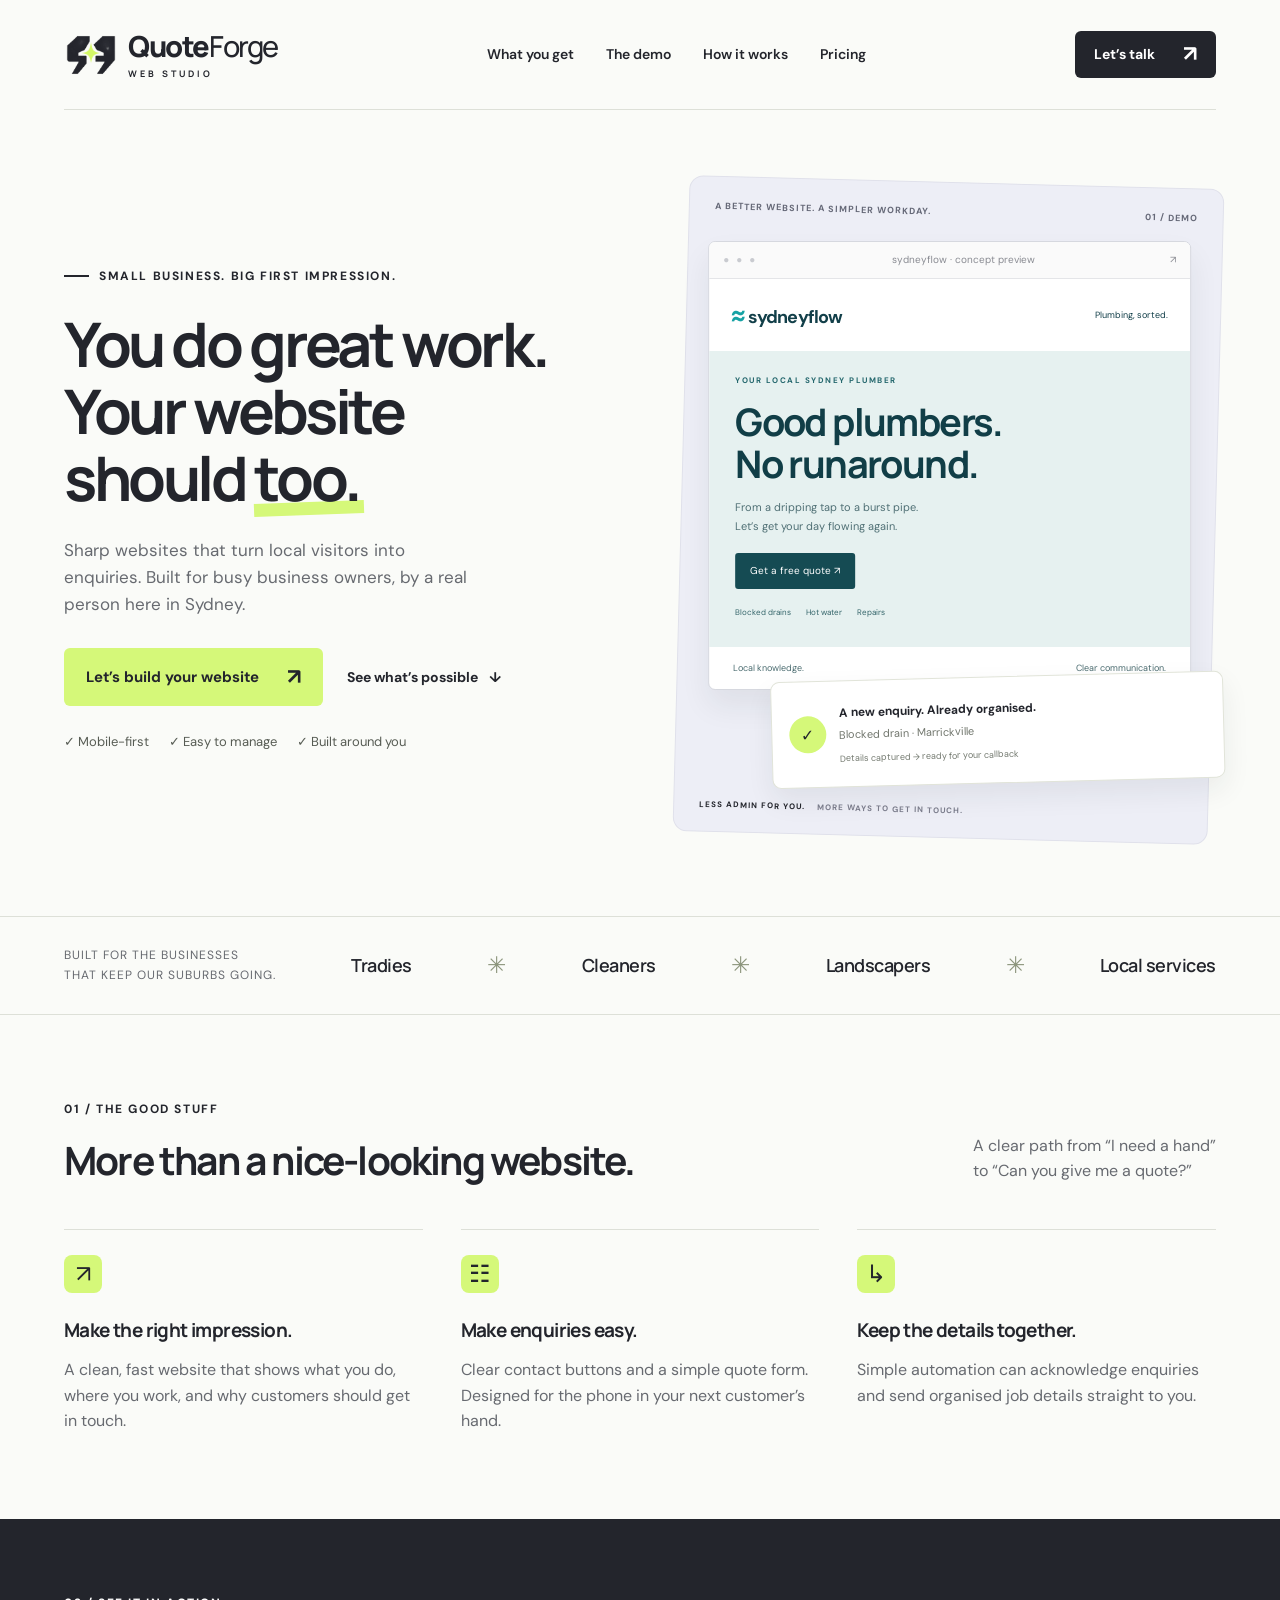
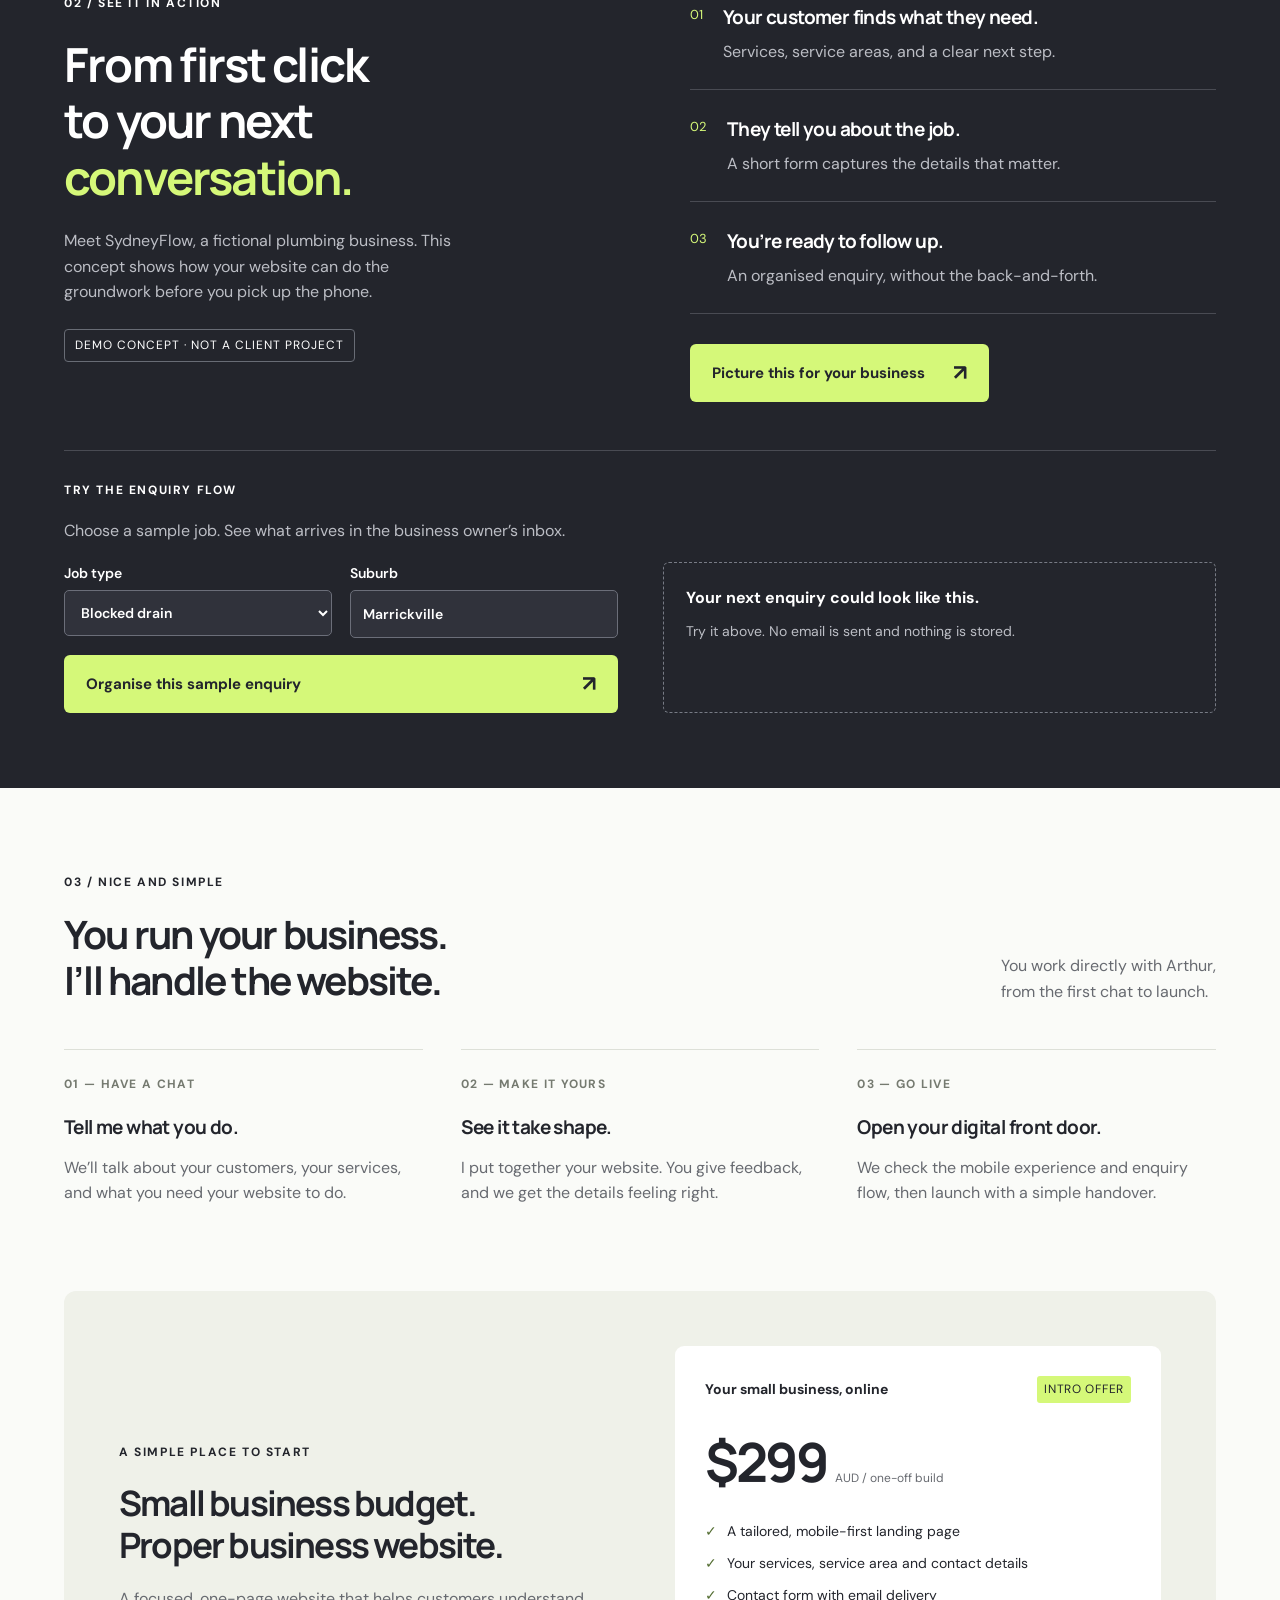
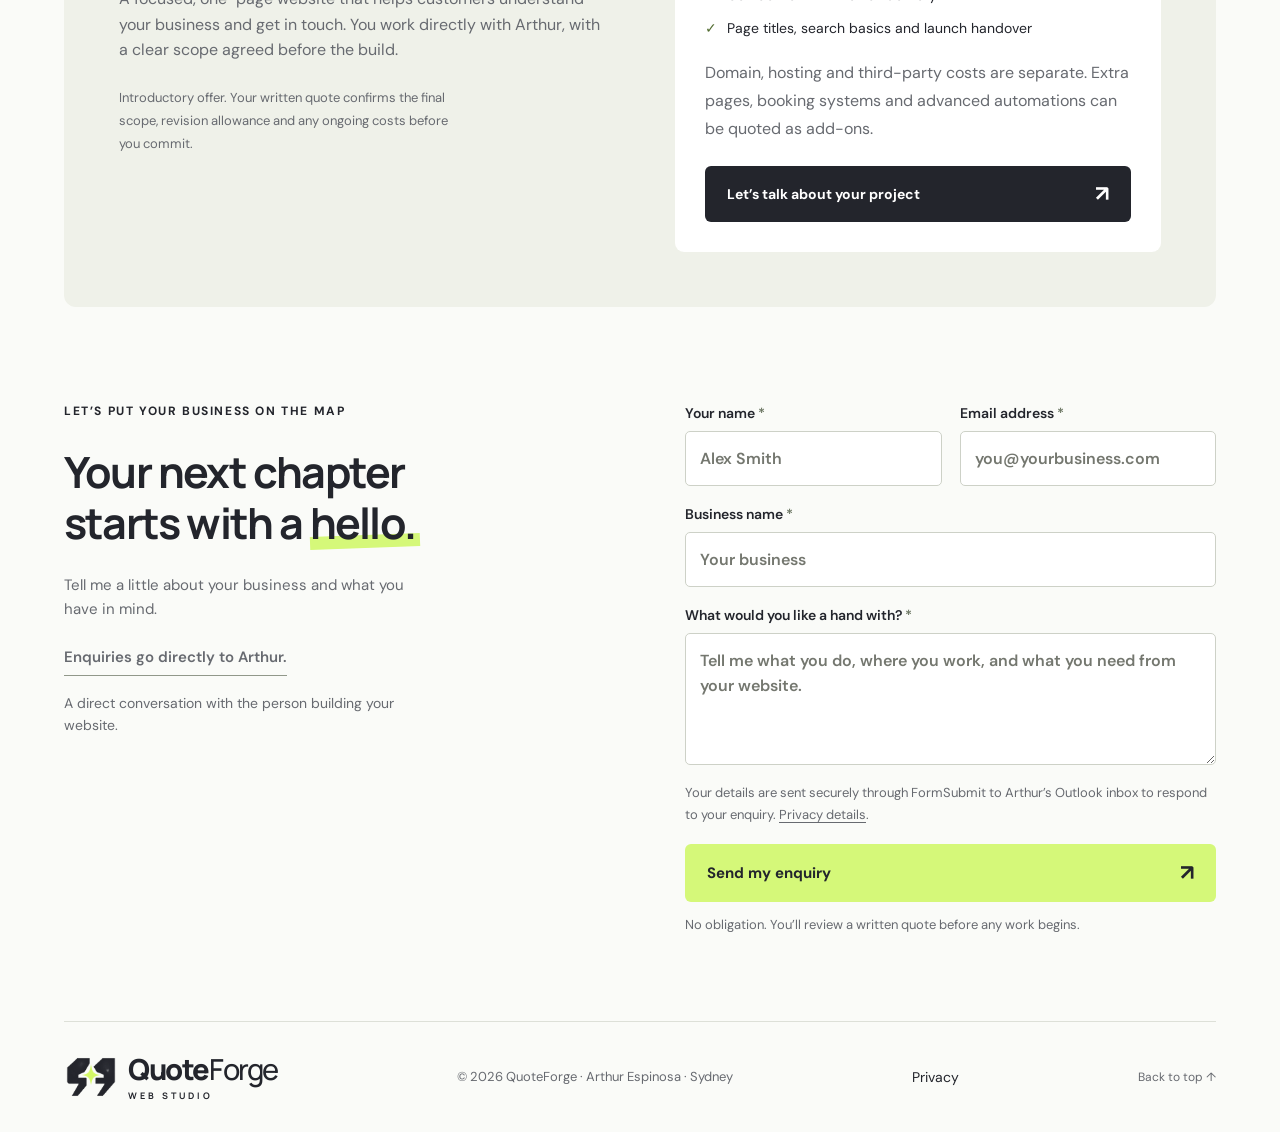
<file: index.html>
<!doctype html>
<html lang="en-AU"><head><meta charset="UTF-8"><meta name="viewport" content="width=device-width, initial-scale=1"><title>QuoteForge — Good business deserves a great website.</title><link rel="canonical" href="https://arthurespinosajr.github.io/quoteforge/"><meta name="theme-color" content="#23252c"><meta property="og:title" content="QuoteForge — Websites for small businesses"><meta property="og:description" content="Professional websites for Sydney tradies and local businesses. Work directly with Arthur. Introductory website builds from AUD $299."><meta property="og:type" content="website"><meta property="og:url" content="https://arthurespinosajr.github.io/quoteforge/"><meta name="description" content="Websites and simple enquiry systems for Sydney tradies and small local businesses. A freelance studio by Arthur."><link rel="icon" type="image/png" href="quoteforge-mark.png"><link rel="stylesheet" href="style.css"></head>
<body><a href="#main" class="skip-link">Skip to content</a><header class="nav wrap"><a href="#" class="logo" aria-label="QuoteForge home"><span class="mark" aria-hidden="true"><img src="quoteforge-mark.png" width="54" height="54" alt="" fetchpriority="high"></span><span class="brand-word"><b>Quote<i>Forge</i></b><span>WEB STUDIO</span></span></a><button class="menu-toggle" type="button" aria-label="Open navigation" aria-expanded="false" aria-controls="main-nav">Menu <span aria-hidden="true">☰</span></button><nav id="main-nav" aria-label="Main navigation"><a href="#offer">What you get</a><a href="#work">The demo</a><a href="#process">How it works</a><a href="#pricing">Pricing</a></nav><a class="button small dark" href="#contact">Let’s talk <span>↗</span></a></header>
<main id="main"><section class="hero wrap"><div class="hero-copy"><div class="eyebrow"><span class="line"></span> SMALL BUSINESS. BIG FIRST IMPRESSION.</div><h1>You do great work.<br>Your website<br>should <em>too.</em></h1><p>Sharp websites that turn local visitors into enquiries. Built for busy business owners, by a real person here in Sydney.</p><div class="hero-actions"><a href="#contact" class="button lime">Let’s build your website <span>↗</span></a><a href="#work" class="text-link">See what’s possible <span>↓</span></a></div><div class="hero-note"><span>✓ Mobile-first</span><span>✓ Easy to manage</span><span>✓ Built around you</span></div></div>
<div class="showcase" aria-label="Illustrative website and enquiry system"><div class="showcase-label"><span>A BETTER WEBSITE. A SIMPLER WORKDAY.</span><span>01 / DEMO</span></div><div class="browser"><div class="browser-bar"><span class="lights">● ● ●</span><span>sydneyflow · concept preview</span><span>↗</span></div><div class="demo-nav"><b><span class="water">≈</span> sydneyflow</b><span>Plumbing, sorted.</span></div><div class="demo-content"><div class="demo-tag">YOUR LOCAL SYDNEY PLUMBER</div><h2>Good plumbers.<br>No runaround.</h2><p>From a dripping tap to a burst pipe.<br>Let’s get your day flowing again.</p><a href="#work" class="demo-button">Get a free quote ↗</a><div class="demo-services"><span>Blocked drains</span><span>Hot water</span><span>Repairs</span></div></div><div class="demo-bottom"><span>Local knowledge.</span><span>Clear communication.</span></div></div><div class="lead-card"><div class="check-icon">✓</div><div><b>A new enquiry. Already organised.</b><p>Blocked drain · Marrickville</p><span>Details captured → ready for your callback</span></div></div><div class="showcase-footer">LESS ADMIN FOR YOU. <span>MORE WAYS TO GET IN TOUCH.</span></div></div></section>
<div class="audience"><div class="wrap"><span>BUILT FOR THE BUSINESSES<br>THAT KEEP OUR SUBURBS GOING.</span><div>Tradies</div><i>✳</i><div>Cleaners</div><i>✳</i><div>Landscapers</div><i>✳</i><div>Local services</div></div></div>
<section id="offer" class="section wrap"><div class="section-top"><div><div class="eyebrow">01 / THE GOOD STUFF</div><h2>More than a nice-looking website.</h2></div><p>A clear path from “I need a hand”<br>to “Can you give me a quote?”</p></div><div class="benefits"><article><span class="feature-icon">↗</span><h3>Make the right impression.</h3><p>A clean, fast website that shows what you do, where you work, and why customers should get in touch.</p></article><article><span class="feature-icon">☷</span><h3>Make enquiries easy.</h3><p>Clear contact buttons and a simple quote form. Designed for the phone in your next customer’s hand.</p></article><article><span class="feature-icon">↳</span><h3>Keep the details together.</h3><p>Simple automation can acknowledge enquiries and send organised job details straight to you.</p></article></div></section>
<section id="work" class="work-section"><div class="wrap work-grid"><div><div class="eyebrow">02 / SEE IT IN ACTION</div><h2>From first click<br>to your next<br><em>conversation.</em></h2><p>Meet SydneyFlow, a fictional plumbing business. This concept shows how your website can do the groundwork before you pick up the phone.</p><span class="pill">DEMO CONCEPT · NOT A CLIENT PROJECT</span></div><div class="journey"><div><span class="step-number">01</span><div><h3>Your customer finds what they need.</h3><p>Services, service areas, and a clear next step.</p></div></div><div><span class="step-number">02</span><div><h3>They tell you about the job.</h3><p>A short form captures the details that matter.</p></div></div><div><span class="step-number">03</span><div><h3>You’re ready to follow up.</h3><p>An organised enquiry, without the back-and-forth.</p></div></div><a class="button lime" href="#contact">Picture this for your business <span>↗</span></a></div></div></section>
<section id="process" class="section wrap"><div class="section-top"><div><div class="eyebrow">03 / NICE AND SIMPLE</div><h2>You run your business.<br>I’ll handle the website.</h2></div><p>You work directly with Arthur,<br>from the first chat to launch.</p></div><div class="process"><article><span>01 — HAVE A CHAT</span><h3>Tell me what you do.</h3><p>We’ll talk about your customers, your services, and what you need your website to do.</p></article><article><span>02 — MAKE IT YOURS</span><h3>See it take shape.</h3><p>I put together your website. You give feedback, and we get the details feeling right.</p></article><article><span>03 — GO LIVE</span><h3>Open your digital front door.</h3><p>We check the mobile experience and enquiry flow, then launch with a simple handover.</p></article></div></section>
<section class="wrap pricing" id="pricing"><div><div class="eyebrow">A SIMPLE PLACE TO START</div><h2>Small business budget.<br>Proper business website.</h2><p>A focused, one-page website that helps customers understand your business and get in touch. You work directly with Arthur, with a clear scope agreed before the build.</p><p class="price-note">Introductory offer. Your written quote confirms the final scope, revision allowance and any ongoing costs before you commit.</p></div><div class="price-card"><div class="price-top"><b>Your small business, online</b><span>INTRO OFFER</span></div><div class="price">$299 <span>AUD / one-off build</span></div><ul><li>A tailored, mobile-first landing page</li><li>Your services, service area and contact details</li><li>Contact form with email delivery</li><li>Page titles, search basics and launch handover</li></ul><p>Domain, hosting and third-party costs are separate. Extra pages, booking systems and advanced automations can be quoted as add-ons.</p><a href="#contact" class="button dark">Let’s talk about your project <span>↗</span></a></div></section>
<section id="contact" class="section wrap contact"><div><div class="eyebrow">LET’S PUT YOUR BUSINESS ON THE MAP</div><h2>Your next chapter<br>starts with a <em>hello.</em></h2><p>Tell me a little about your business and what you have in mind.</p><p class="contact-email">Enquiries go directly to Arthur.</p><p class="contact-small">A direct conversation with the person building your website.</p></div><form id="enquiry" action="https://formsubmit.co/bc0cf21b7b06923413ce9dccccace8c5" method="POST">
<input type="hidden" name="_subject" value="New QuoteForge website enquiry"><input type="hidden" name="_template" value="table"><input type="hidden" name="_captcha" value="true"><input type="hidden" name="_url" value="https://arthurespinosajr.github.io/quoteforge/"><input type="hidden" name="_next" value="https://arthurespinosajr.github.io/quoteforge/thank-you.html"><input type="hidden" name="_autoresponse" value="Thanks for getting in touch with QuoteForge. Arthur has received your website enquiry and will reply to discuss your project. This is an automatic acknowledgement."><div class="honeypot" aria-hidden="true"><label>Leave this field empty<input type="text" name="_honey" tabindex="-1" autocomplete="off"></label></div>
<div class="form-row"><label>Your name <span class="required">*</span><input required name="name" autocomplete="name" maxlength="100" placeholder="Alex Smith"></label><label>Email address <span class="required">*</span><input required type="email" name="email" autocomplete="email" maxlength="254" placeholder="you@yourbusiness.com"></label></div>
<label>Business name <span class="required">*</span><input required name="business" autocomplete="organization" maxlength="160" placeholder="Your business"></label>
<label>What would you like a hand with? <span class="required">*</span><textarea required name="message" rows="4" minlength="10" maxlength="4000" placeholder="Tell me what you do, where you work, and what you need from your website."></textarea></label>
<p class="form-privacy">Your details are sent securely through FormSubmit to Arthur’s Outlook inbox to respond to your enquiry. <a href="./privacy.html">Privacy details</a>.</p><button type="submit" class="button lime">Send my enquiry <span aria-hidden="true">↗</span></button><p id="form-status">No obligation. You’ll review a written quote before any work begins.</p><noscript><p>This form works without JavaScript.</p></noscript></form></section></main>
<footer class="wrap"><a href="#" class="logo" aria-label="QuoteForge home"><span class="mark" aria-hidden="true"><img src="quoteforge-mark.png" width="54" height="54" alt="" loading="lazy"></span><span class="brand-word"><b>Quote<i>Forge</i></b><span>WEB STUDIO</span></span></a><span>© 2026 QuoteForge · Arthur Espinosa · Sydney</span><a href="./privacy.html">Privacy</a><a href="#">Back to top ↑</a></footer><script src="script.js"></script></body></html>
</file>
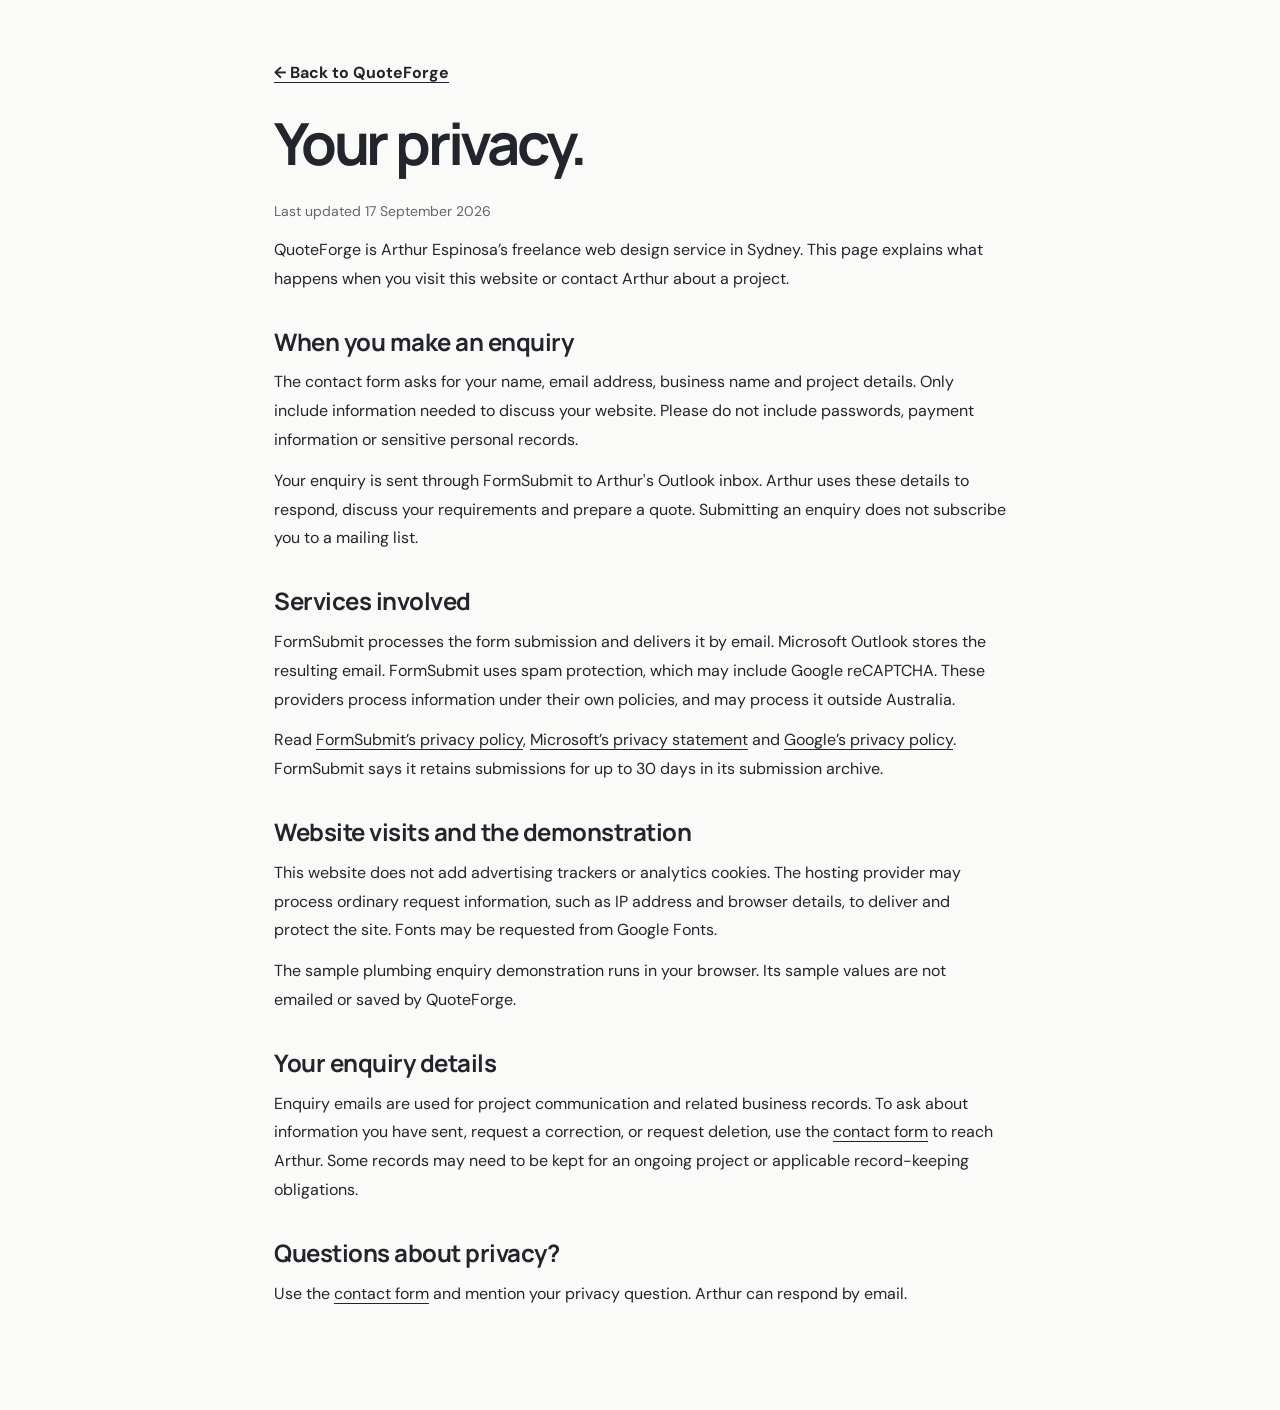
<file: privacy.html>
<!doctype html>
<html lang="en-AU">
<head>
  <meta charset="utf-8"><meta name="viewport" content="width=device-width,initial-scale=1">
  <title>Privacy — QuoteForge</title>
  <meta name="description" content="How QuoteForge handles website enquiries and contact information.">
  <link rel="stylesheet" href="./style.css">
  <style>.privacy-page{max-width:780px;margin:0 auto;padding:60px 24px 90px}.privacy-page h1{font-size:clamp(36px,7vw,58px);margin:25px 0}.privacy-page h2{font-size:24px;letter-spacing:-.5px;margin:34px 0 12px}.privacy-page p{margin:12px 0;line-height:1.8}.privacy-page a{text-decoration:underline;text-underline-offset:4px;overflow-wrap:anywhere}.privacy-page .back{font-weight:700}.privacy-page .updated{color:#63666d;font-size:14px}</style>
</head>
<body><main class="privacy-page">
<a class="back" href="./">← Back to QuoteForge</a>
<h1>Your privacy.</h1>
<p class="updated">Last updated 17 September 2026</p>
<p>QuoteForge is Arthur Espinosa’s freelance web design service in Sydney. This page explains what happens when you visit this website or contact Arthur about a project.</p>
<h2>When you make an enquiry</h2>
<p>The contact form asks for your name, email address, business name and project details. Only include information needed to discuss your website. Please do not include passwords, payment information or sensitive personal records.</p>
<p>Your enquiry is sent through FormSubmit to Arthur's Outlook inbox. Arthur uses these details to respond, discuss your requirements and prepare a quote. Submitting an enquiry does not subscribe you to a mailing list.</p>
<h2>Services involved</h2>
<p>FormSubmit processes the form submission and delivers it by email. Microsoft Outlook stores the resulting email. FormSubmit uses spam protection, which may include Google reCAPTCHA. These providers process information under their own policies, and may process it outside Australia.</p>
<p>Read <a href="https://formsubmit.co/privacy.pdf">FormSubmit’s privacy policy</a>, <a href="https://privacy.microsoft.com/privacystatement">Microsoft’s privacy statement</a> and <a href="https://policies.google.com/privacy">Google’s privacy policy</a>. FormSubmit says it retains submissions for up to 30 days in its submission archive.</p>
<h2>Website visits and the demonstration</h2>
<p>This website does not add advertising trackers or analytics cookies. The hosting provider may process ordinary request information, such as IP address and browser details, to deliver and protect the site. Fonts may be requested from Google Fonts.</p>
<p>The sample plumbing enquiry demonstration runs in your browser. Its sample values are not emailed or saved by QuoteForge.</p>
<h2>Your enquiry details</h2>
<p>Enquiry emails are used for project communication and related business records. To ask about information you have sent, request a correction, or request deletion, use the <a href="./#contact">contact form</a> to reach Arthur. Some records may need to be kept for an ongoing project or applicable record-keeping obligations.</p>
<h2>Questions about privacy?</h2>
<p>Use the <a href="./#contact">contact form</a> and mention your privacy question. Arthur can respond by email.</p>
</main></body></html>
</file>
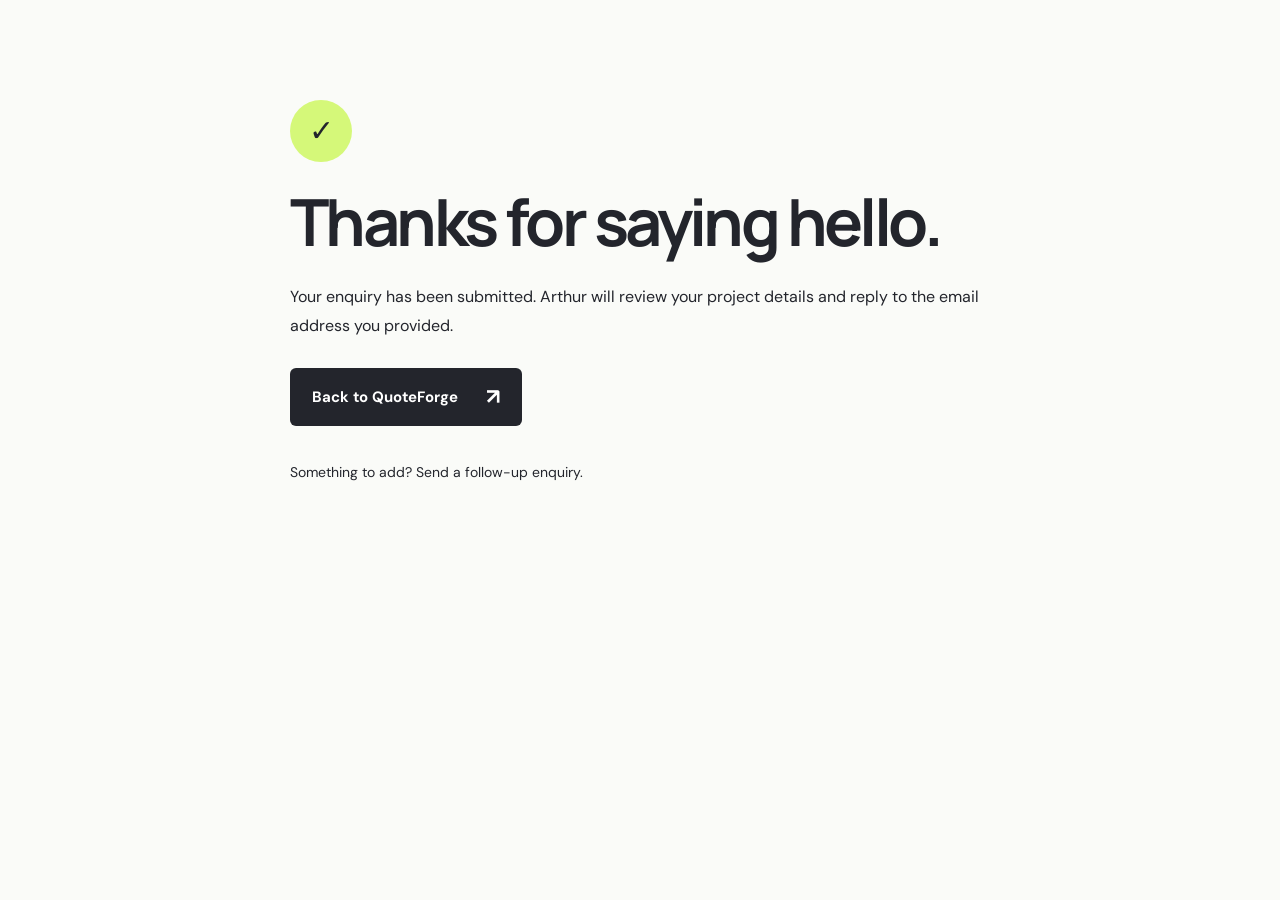
<file: thank-you.html>
<!doctype html>
<html lang="en-AU"><head><meta charset="utf-8"><meta name="viewport" content="width=device-width,initial-scale=1"><meta name="robots" content="noindex"><title>Thanks for getting in touch — QuoteForge</title><link rel="stylesheet" href="./style.css"><style>.thank-you{max-width:750px;padding:100px 25px;margin:auto}.thank-you h1{font-size:clamp(42px,8vw,65px);margin:25px 0}.thank-you p{margin:18px 0 28px;line-height:1.8}.thank-you .check{background:#d5f879;width:62px;height:62px;display:grid;place-items:center;font-size:30px;border-radius:50%}.thank-you a{overflow-wrap:anywhere}.thank-you small{display:block;margin-top:35px;font-size:14px}</style></head><body><main class="thank-you"><div class="check" aria-hidden="true">✓</div><h1>Thanks for saying hello.</h1><p>Your enquiry has been submitted. Arthur will review your project details and reply to the email address you provided.</p><a class="button dark" href="./">Back to QuoteForge <span>↗</span></a><small>Something to add? <a href="./#contact">Send a follow-up enquiry</a>.</small></main></body></html>
</file>
<file: style.css>
@import url('https://fonts.googleapis.com/css2?family=DM+Sans:wght@400;500;600;700&family=Manrope:wght@400;500;600;700;800&display=swap');
:root{--ink:#23252c;--lime:#d5f879;--paper:#fafbf8;--muted:#676a70;--line:#dde0d8}*{box-sizing:border-box}html{scroll-behavior:smooth;scroll-padding-top:30px}body{margin:0;background:var(--paper);color:var(--ink);font-family:'DM Sans',Arial,sans-serif;font-size:16px;line-height:1.6}a{color:inherit;text-decoration:none}button,input,textarea{font:inherit}a:focus-visible,button:focus-visible{outline:3px solid #6e4be5;outline-offset:5px}.wrap{width:min(1240px,90%);margin:auto}.nav{height:110px;display:flex;align-items:center;justify-content:space-between;border-bottom:1px solid var(--line)}.logo{font-family:Manrope,Arial,sans-serif;font-weight:800;font-size:27px;letter-spacing:-1.5px;display:flex;align-items:center;gap:9px}.dot{margin-left:-9px}.mark{display:inline-flex;background:var(--lime);width:35px;height:35px;align-items:center;justify-content:center;font-size:25px;border-radius:8px;position:relative}.mark span{font-size:19px;margin-left:-3px;margin-top:-8px}nav{display:flex;gap:32px;font-size:14px;font-weight:600}nav a:hover,.text-link:hover{text-decoration:underline;text-underline-offset:5px}.button{display:inline-flex;align-items:center;justify-content:space-between;gap:28px;padding:17px 22px;border:0;border-radius:6px;font-weight:700;font-size:15px;cursor:pointer;transition:transform .2s,box-shadow .2s}.button:hover{transform:translateY(-3px);box-shadow:0 7px 18px #23252c15}.button span{font-size:22px;line-height:1}.small{padding:12px 19px;font-size:14px}.dark{background:var(--ink);color:white}.lime{background:var(--lime);color:var(--ink)}.hero{padding-top:72px;padding-bottom:78px;display:grid;grid-template-columns:1.05fr 1fr;gap:55px;align-items:center}.eyebrow{font-size:12px;letter-spacing:1.6px;font-weight:700;display:flex;align-items:center;gap:10px}.line{display:inline-block;width:25px;height:2px;background:var(--ink)}h1,h2,h3,p{margin:0}h1,h2,h3{font-family:Manrope,Arial,sans-serif}h1{font-size:clamp(44px,4.8vw,67px);line-height:1.09;letter-spacing:-3.8px;margin:25px 0}em{font-style:normal;position:relative;z-index:0;white-space:nowrap}em:after{content:'';position:absolute;bottom:4px;height:13px;left:0;right:-5px;background:var(--lime);z-index:-1;transform:rotate(-2deg)}.hero-copy>p{font-size:17px;color:var(--muted);max-width:420px}.hero-actions{display:flex;gap:24px;align-items:center;margin-top:30px}.text-link{font-size:14px;font-weight:700}.text-link span{padding-left:8px}.hero-note{display:flex;gap:20px;font-size:12px;margin-top:26px;color:#575c54}.showcase{background:#edeef6;border:1px solid #e0e1eb;border-radius:14px;padding:22px 25px 20px;position:relative;min-height:473px;transform:rotate(1.5deg)}.showcase-label{display:flex;justify-content:space-between;font-size:9px;font-weight:700;letter-spacing:1px;margin-bottom:22px;color:#656877}.browser{background:#fff;box-shadow:0 16px 30px #23252c12;border-radius:7px;overflow:hidden;transform:rotate(-1.5deg);border:1px solid #d6d8df}.browser-bar{display:flex;justify-content:space-between;align-items:center;background:#fafafa;padding:10px 14px;font-size:10px;color:#898b92;border-bottom:1px solid #e4e5e8}.lights{color:#c9cbd0;letter-spacing:2px}.demo-nav{display:flex;align-items:center;justify-content:space-between;padding:16px 22px;color:#123f49}.demo-nav b{font-size:18px;letter-spacing:-.8px}.water{color:#16a2a4;font-size:25px}.demo-nav>span{font-size:9px}.demo-content{padding:23px 26px 28px;background:#e6f1f0}.demo-tag{font-size:8px;letter-spacing:1.5px;font-weight:700;color:#24676d}.demo-content h2{font-size:38px;line-height:1.1;letter-spacing:-1.6px;color:#113e47;margin:14px 0}.demo-content p{font-size:11px;line-height:1.7;color:#507075}.demo-button{display:inline-block;padding:10px 15px;background:#154b53;color:white;font-size:10px;border-radius:3px;margin:17px 0}.demo-services{display:flex;gap:15px;font-size:8px;color:#34656a}.demo-bottom{display:flex;justify-content:space-between;padding:14px 24px;font-size:9px;color:#4b6c70}.lead-card{display:flex;gap:13px;align-items:center;position:relative;margin:-15px -40px 0 70px;padding:17px;background:white;border:1px solid #e1e4d9;border-radius:9px;box-shadow:0 12px 28px #23252c12;transform:rotate(-3deg)}.check-icon{background:var(--lime);width:37px;height:37px;display:grid;place-items:center;border-radius:50%;flex-shrink:0}.lead-card b{font-size:12px}.lead-card p{font-size:11px;color:#72776e;margin-top:2px}.lead-card div>span{font-size:9px;color:#747a70}.showcase-footer{font-size:8px;letter-spacing:1px;margin-top:22px;font-weight:700}.showcase-footer span{color:#7c7e8d;margin-left:9px}.audience{border-block:1px solid var(--line);padding:28px 0}.audience .wrap{display:flex;align-items:center;justify-content:space-between;gap:20px}.audience span{font-size:10px;letter-spacing:1px;line-height:1.7;color:var(--muted)}.audience div div{font-family:Manrope,sans-serif;font-size:18px;font-weight:600;letter-spacing:-.5px}.audience i{font-style:normal;color:#8c957c;font-size:23px}.section{padding:85px 0}.section-top{display:flex;justify-content:space-between;align-items:end;gap:30px;margin-bottom:45px}h2{font-size:39px;line-height:1.2;letter-spacing:-1.8px}.section-top h2{margin-top:18px}.section-top>p{color:var(--muted);font-size:15px}.benefits,.process{display:grid;grid-template-columns:repeat(3,1fr);gap:38px}.benefits article{border-top:1px solid var(--line);padding-top:25px}.feature-icon{width:38px;height:38px;background:#edf0e7;border-radius:8px;display:grid;place-items:center;font-size:24px;margin-bottom:22px}h3{font-size:19px;letter-spacing:-.6px;margin-bottom:12px}.benefits p,.process p{font-size:15px;color:var(--muted)}.work-section{background:var(--ink);color:white;padding:75px 0}.work-grid{display:grid;grid-template-columns:1fr 1fr;gap:100px}.work-grid h2{font-size:47px;margin:23px 0}.work-grid em{color:var(--lime)}.work-grid em:after{display:none}.work-grid p{color:#bcbec5;font-size:15px;max-width:390px}.pill{display:inline-block;font-size:10px;letter-spacing:1px;border:1px solid #686c75;border-radius:4px;padding:6px 10px;margin-top:24px}.journey>div{display:flex;gap:20px;padding:24px 0;border-bottom:1px solid #494b53}.journey>div:first-child{padding-top:8px}.step-number{font-size:13px;color:var(--lime);padding-top:3px}.journey h3{font-size:19px;margin-bottom:7px}.journey .button{margin-top:30px}.process article{border-top:1px solid var(--line);padding-top:25px}.process article>span{display:block;font-size:11px;font-weight:700;letter-spacing:1.3px;color:#757a70;margin-bottom:18px}.pricing{display:grid;grid-template-columns:1fr 1fr;gap:70px;background:#eff1e9;padding:55px;border-radius:12px;align-items:center}.pricing h2{margin:20px 0;font-size:35px}.pricing p{font-size:15px;color:var(--muted)}.pricing .price-note{font-size:12px;margin-top:24px;max-width:330px}.price-card{padding:30px;background:white;border-radius:9px}.price-top{display:flex;justify-content:space-between;gap:12px;align-items:center}.price-top b{font-size:14px}.price-top>span{font-size:9px;letter-spacing:.7px;background:var(--lime);padding:4px 7px;border-radius:3px;white-space:nowrap}.price{font-family:Manrope,sans-serif;font-size:54px;font-weight:700;letter-spacing:-3px;margin:15px 0}.price>span{font-family:'DM Sans',sans-serif;font-weight:400;font-size:12px;letter-spacing:0;color:var(--muted)}ul{list-style:none;padding:0;margin:0 0 20px}li{font-size:14px;margin:10px 0}li:before{content:'✓';margin-right:10px;color:#526c30}.price-card>p{font-size:12px}.price-card .button{width:100%;margin-top:23px;font-size:14px}.contact{display:grid;grid-template-columns:1fr 1fr;gap:90px;padding-top:95px}.contact h2{margin:24px 0;font-size:43px}.contact p{color:var(--muted);font-size:15px;max-width:350px}.contact .pill{color:#70776b;border-color:#cbd1c2}.form-row{display:grid;grid-template-columns:1fr 1fr;gap:18px}label{display:block;font-size:13px;font-weight:600;margin-bottom:17px}input,textarea{display:block;width:100%;background:transparent;border:1px solid #cdd1c7;border-radius:5px;padding:12px;margin-top:6px;font-size:14px;resize:vertical}input:focus,textarea:focus{outline:2px solid #8dad4c;outline-offset:2px}form .button{width:100%}form #form-status{font-size:12px;margin-top:12px;max-width:none}footer{border-top:1px solid var(--line);padding:28px 0;display:flex;justify-content:space-between;align-items:center;gap:20px}footer .logo{font-size:22px}footer>span,footer>a:last-child{font-size:12px;color:var(--muted)}@media(min-width:1600px){.hero{padding-block:95px}}@media(max-width:1050px){.hero{gap:30px}h1{font-size:50px}.hero-actions{align-items:start;flex-direction:column;gap:16px}.showcase{padding:18px}.lead-card{margin-right:-25px;margin-left:25px}.hero-note{gap:12px;font-size:10px}.work-grid{gap:55px}.pricing{gap:30px;padding:35px}.contact{gap:45px}.audience div div{font-size:15px}.showcase-label{font-size:8px}}@media(max-width:760px){.nav{height:85px}.logo{font-size:24px}nav{display:none}.nav .button{font-size:12px;padding:11px 14px}.hero{grid-template-columns:1fr;padding:44px 0 45px;gap:43px}h1{font-size:54px;letter-spacing:-3px}.hero-copy>p{font-size:16px;max-width:500px}.hero-actions{flex-direction:row;align-items:center;gap:20px}.hero-actions .button{font-size:13px;padding:15px;gap:12px}.text-link{font-size:12px}.hero-note{font-size:11px;gap:20px}.showcase{max-width:500px;width:96%;margin:auto;min-height:0}.lead-card{margin-right:-16px}.showcase-label{font-size:8px}.demo-content h2{font-size:36px}.audience .wrap{flex-wrap:wrap;justify-content:center;gap:12px 20px}.audience span{flex-basis:100%;text-align:center;margin-bottom:8px}.audience span br{display:none}.audience div div{font-size:13px}.audience i{font-size:17px}.section{padding:55px 0}.section-top{display:block;margin-bottom:32px}.section-top>p{margin-top:20px}.section-top>p br{display:none}h2{font-size:32px}.benefits,.process{grid-template-columns:1fr;gap:28px}.benefits article{display:grid;grid-template-columns:42px 1fr;gap:0 17px}.feature-icon{grid-row:span 2}.benefits h3{font-size:19px}.work-section{padding:50px 0}.work-grid{grid-template-columns:1fr;gap:28px}.work-grid h2{font-size:40px}.work-grid p{max-width:100%}.journey h3{font-size:18px}.pricing{grid-template-columns:1fr;padding:25px;gap:30px}.pricing h2{font-size:31px}.price-card{padding:22px}.price-top{align-items:start}.price-top b{font-size:12px}.price{font-size:49px}.contact{grid-template-columns:1fr;gap:30px}.contact h2{font-size:37px}.form-row{grid-template-columns:1fr;gap:0}footer{flex-wrap:wrap;padding:25px 0}footer>span{order:3;flex-basis:100%;font-size:11px}.eyebrow{font-size:10px;letter-spacing:1.1px}}@media(prefers-reduced-motion:reduce){html{scroll-behavior:auto}.button{transition:none}}
.interactive-demo{grid-column:1/-1;border-top:1px solid #494b53;padding-top:30px;display:grid;grid-template-columns:1fr 1fr;gap:18px 45px}.interactive-demo>.eyebrow,.interactive-demo>p{grid-column:1/-1}.interactive-demo>p{max-width:none}.demo-fields{display:grid;grid-template-columns:1fr 1fr;gap:18px}.demo-fields input,.demo-fields select{display:block;width:100%;font:inherit;font-size:14px;background:#30323b;color:white;border:1px solid #6b6e79;border-radius:5px;padding:12px;margin-top:6px}.interactive-demo .button{width:100%}.demo-result{border:1px dashed #777b85;border-radius:6px;padding:22px;align-self:stretch}.demo-result b{font-size:16px}.demo-result p{margin-top:10px;font-size:13px}.demo-result.ready{border:1px solid #d5f879;background:#2e3529}.demo-result.ready b{color:#d5f879}@media(max-width:760px){.interactive-demo{grid-template-columns:1fr;gap:18px}.demo-fields{grid-template-columns:1fr}.interactive-demo>.eyebrow,.interactive-demo>p{grid-column:auto}} 

/* Live-site refinements */
.skip-link{position:fixed;left:16px;top:-80px;z-index:100;background:var(--ink);color:white;padding:12px 18px;border-radius:5px}.skip-link:focus{top:14px}.menu-toggle{display:none}.nav{position:relative}.contact-email{display:inline-block;margin-top:24px;border-bottom:1px solid #91988a;padding-bottom:6px;font-weight:600;overflow-wrap:anywhere}.contact .contact-small{font-size:14px;margin-top:16px}.contact .form-privacy{font-size:13px;max-width:none;line-height:1.7;margin-bottom:18px}.form-privacy a{text-decoration:underline;text-underline-offset:3px}.honeypot{display:none}.required{color:#697460}label{font-size:14px}input,textarea{font-size:16px;background:white;padding:14px}input::placeholder,textarea::placeholder{color:#74776f;opacity:1}form #form-status{font-size:13px;line-height:1.7}.price-card>p,.pricing .price-note{font-size:13px;line-height:1.75}.price-top>span,.pill{font-size:12px}.hero-note{font-size:13px}.benefits p,.process p,.work-grid p,.pricing p,.section-top>p{font-size:16px}.audience span{font-size:12px}.process article>span{font-size:12px}.feature-icon{background:var(--lime)}footer>a{font-size:14px}footer>span{font-size:13px}.work-grid{row-gap:48px}.demo-result p{font-size:14px}.interactive-demo>p{font-size:16px}h1{letter-spacing:-.055em}.hero .showcase{transition:transform .3s}.showcase:hover{transform:rotate(0)}@media(max-width:1050px){nav{gap:18px}}@media(max-width:760px){.menu-toggle{display:inline-flex;align-items:center;gap:9px;background:none;border:1px solid var(--line);border-radius:5px;padding:8px 11px;font-size:14px}.nav{gap:12px}.nav>.small{display:none}.nav nav.is-open{display:flex;position:absolute;left:0;right:0;top:74px;z-index:20;background:white;padding:22px;box-shadow:0 12px 22px #23252c15;border:1px solid var(--line);border-radius:8px;flex-direction:column;gap:18px;font-size:16px}.hero-note{font-size:12px;gap:12px;flex-wrap:wrap}.hero-actions{flex-wrap:wrap}.hero-actions .button{font-size:14px}.eyebrow{font-size:12px;letter-spacing:.08em}.audience div div{font-size:14px}.price-top{flex-direction:column;gap:9px}.price-top b{font-size:16px}.price>span{font-size:14px}.price-card .button{gap:15px}.contact-email{font-size:14px}.pricing{width:90%}footer{font-size:14px}footer>span{font-size:12px}}@media(max-width:360px){h1{font-size:45px}.hero-actions{align-items:flex-start;flex-direction:column}.lead-card{margin-left:0}.demo-content h2{font-size:30px}}@media(prefers-reduced-motion:reduce){.hero .showcase{transition:none}}

.brand-word{display:flex;flex-direction:column;line-height:1.05;letter-spacing:-1.2px}.brand-word>span{font-size:10px;letter-spacing:2.2px;margin-top:6px;font-weight:700}.logo .mark{font-size:23px;letter-spacing:0;width:39px;height:39px}.nav .logo{gap:11px}footer .brand-word{font-size:23px}@media(max-width:760px){.brand-word{font-size:24px}.brand-word>span{font-size:9px;letter-spacing:1.9px}.menu-toggle{white-space:nowrap;flex-shrink:0}.nav .logo{min-width:0}}

.nav .brand-word{font-size:25px;letter-spacing:-1px}.brand-word>span{letter-spacing:3px}@media(max-width:760px){.nav .brand-word{font-size:23px}.nav .logo{gap:8px}.logo .mark{width:34px;height:34px;font-size:21px}}

/* QuoteForge: quotation emblem and two-weight wordmark. */
.logo .mark{width:54px;height:54px;flex:0 0 54px;background:none;border-radius:0}.mark img{display:block;width:100%;height:100%;object-fit:contain}.nav .logo,footer .logo{gap:10px}.nav .brand-word,footer .brand-word{font-size:29px;letter-spacing:-1.4px}.brand-word>b{font-weight:800;white-space:nowrap;line-height:1.05}.brand-word>b>i{font-style:normal;font-weight:500}.brand-word .wordmark-dot{color:#6c842e}.brand-word>span{font-size:9px;font-weight:700;letter-spacing:3px;margin-top:7px}.logo:hover .mark{transform:translateX(2px)}.logo .mark{transition:transform .2s ease}@media(max-width:760px){.logo .mark{width:46px;height:46px;flex-basis:46px}.nav .brand-word,footer .brand-word{font-size:26px}.nav .logo{gap:7px}.brand-word>span{font-size:8px;letter-spacing:2.6px}}@media(prefers-reduced-motion:reduce){.logo .mark{transition:none}.logo:hover .mark{transform:none}}
</file>
